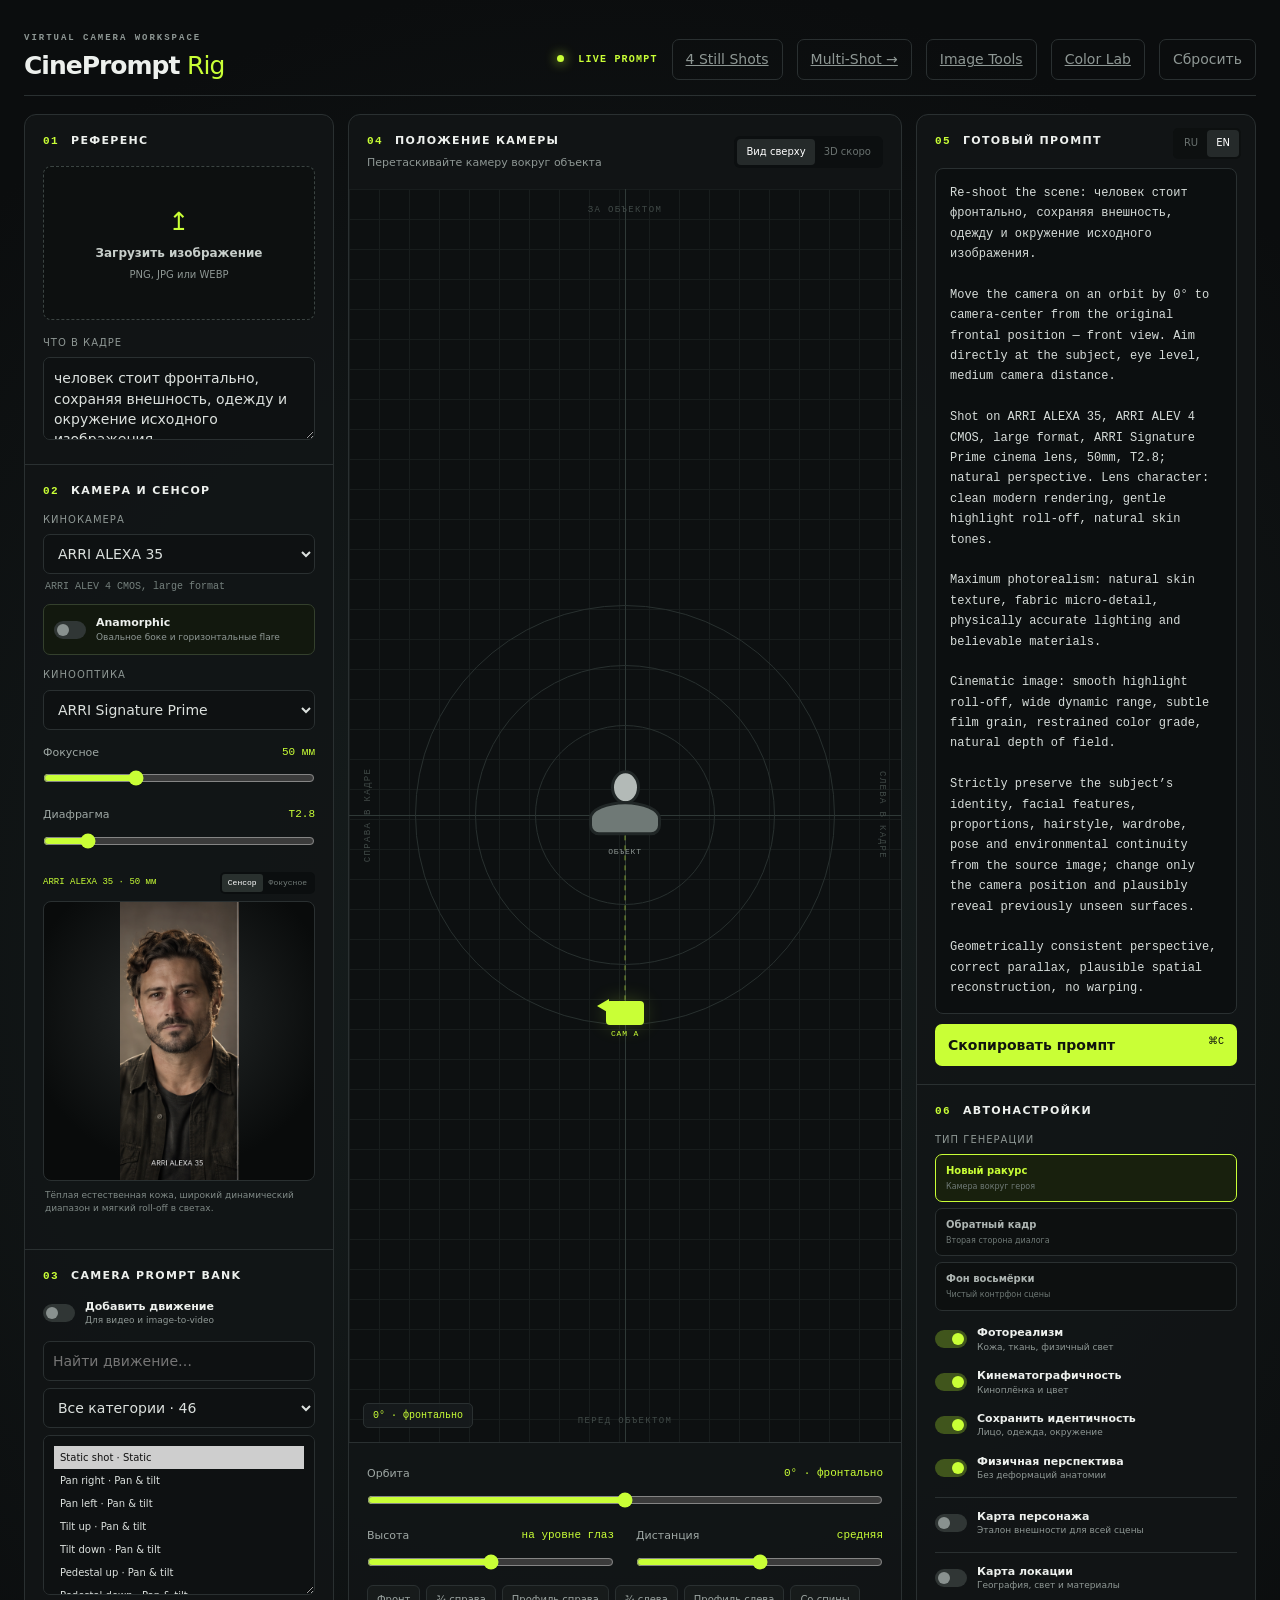
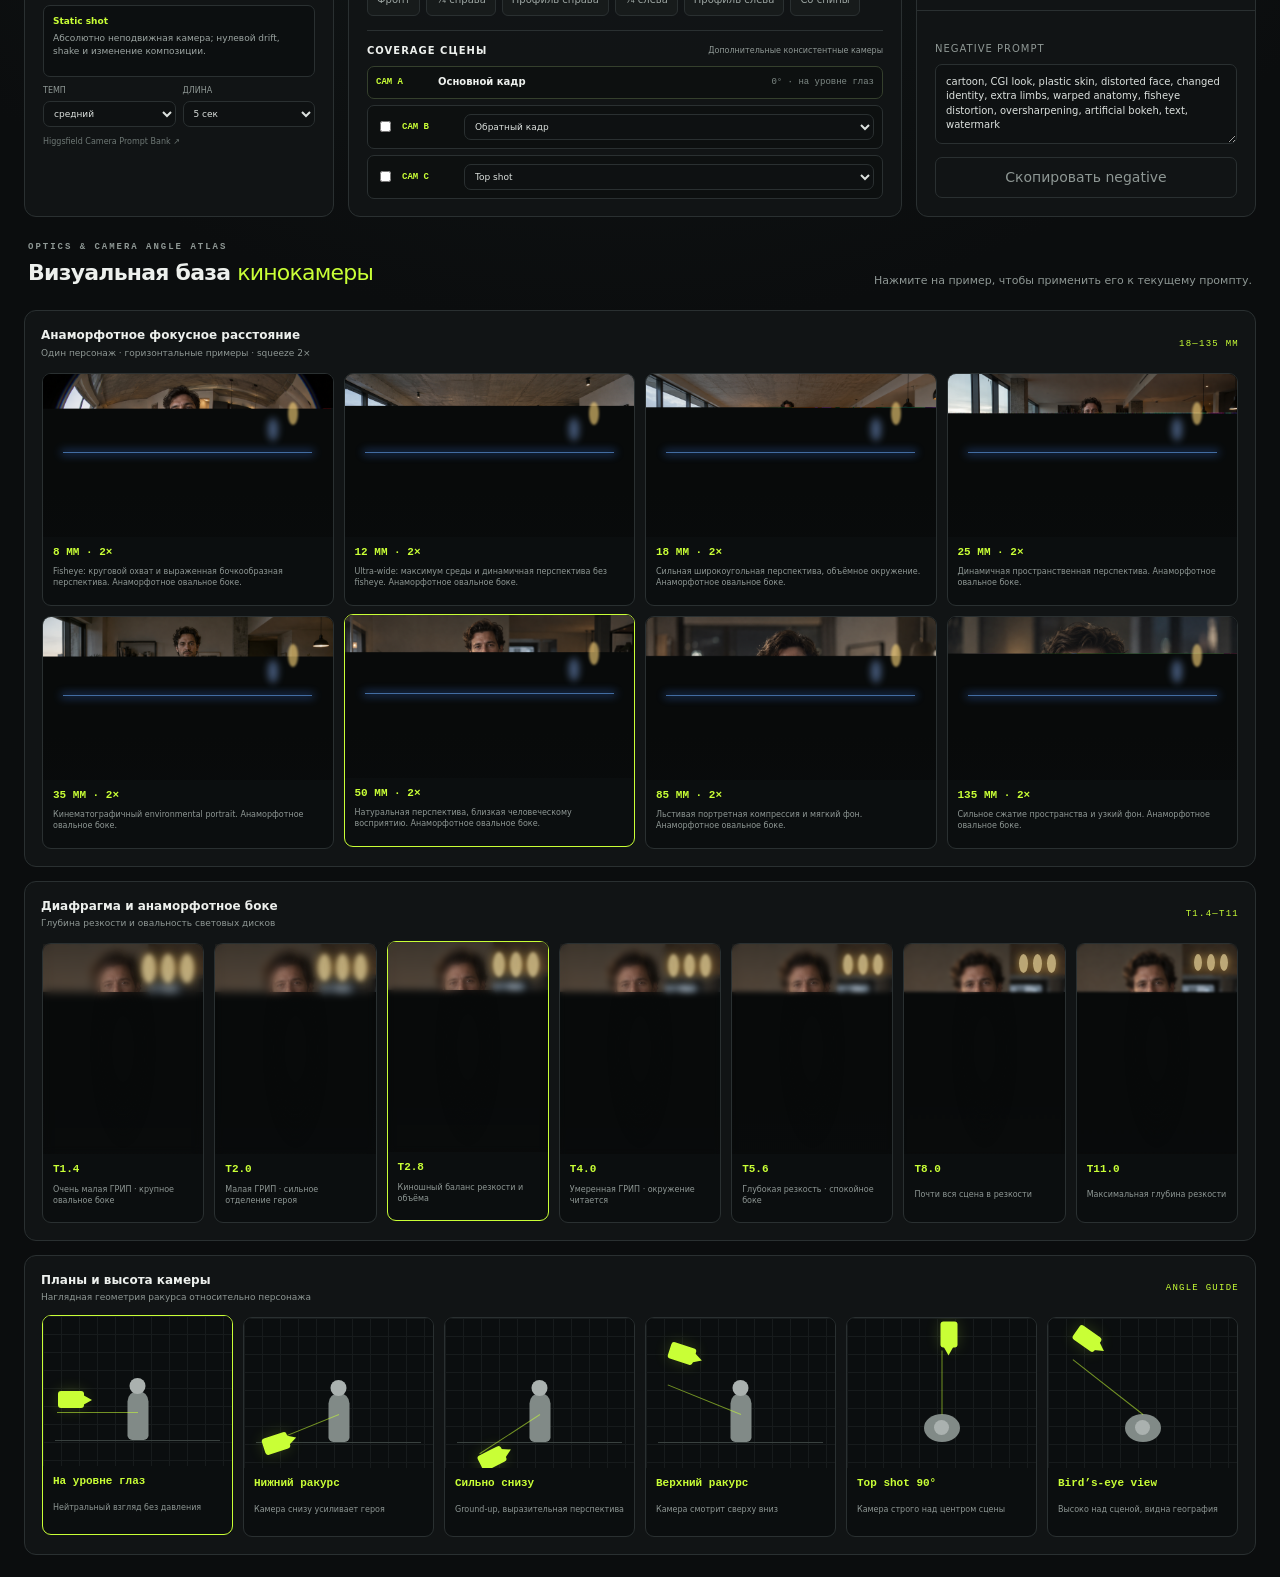
<file: index.html>
<!doctype html>
<html lang="ru">
<head>
  <meta charset="UTF-8" />
  <meta name="viewport" content="width=device-width, initial-scale=1.0" />
  <meta name="theme-color" content="#0b0d0e" />
  <meta name="apple-mobile-web-app-capable" content="yes" />
  <link rel="manifest" href="manifest.webmanifest" />
  <link rel="icon" href="assets/icons/icon.svg" type="image/svg+xml" />
  <title>CinePrompt Rig</title>
  <link rel="stylesheet" href="styles.css" />
  <link rel="stylesheet" href="modes.css" />
  <link rel="stylesheet" href="previews.css" />
  <link rel="stylesheet" href="movement.css" />
  <link rel="stylesheet" href="preview-fix.css" />
  <link rel="stylesheet" href="coverage.css" />
  <link rel="stylesheet" href="atlas.css?v=6" />
</head>
<body>
  <main class="app-shell">
    <header class="topbar">
      <div>
        <div class="eyebrow">VIRTUAL CAMERA WORKSPACE</div>
        <h1>CinePrompt <span>Rig</span></h1>
      </div>
      <div class="header-actions">
        <div class="status"><i></i> LIVE PROMPT</div>
        <a class="ghost nav-link" href="coverage.html">4 Still Shots</a>
        <a class="ghost nav-link" href="multishot.html">Multi‑Shot →</a>
        <a class="ghost nav-link" href="image-tools.html">Image Tools</a>
        <a class="ghost nav-link" href="color-lab.html">Color Lab</a>
        <button class="ghost" id="resetBtn">Сбросить</button>
      </div>
    </header>

    <section class="workspace">
      <aside class="panel left-panel">
        <section class="block">
          <div class="section-title"><span>01</span> Референс</div>
          <label class="dropzone" id="dropzone">
            <input id="imageInput" type="file" accept="image/*" />
            <img id="referenceImage" alt="Загруженный референс" />
            <div class="drop-copy" id="dropCopy">
              <div class="upload-icon">↥</div>
              <b>Загрузить изображение</b>
              <small>PNG, JPG или WEBP</small>
            </div>
            <button class="remove-image" id="removeImage" type="button">×</button>
          </label>
          <label class="field-label" for="subject">Что в кадре</label>
          <textarea id="subject" rows="3" placeholder="Например: мужчина в чёрном пальто стоит на городской улице">человек стоит фронтально, сохраняя внешность, одежду и окружение исходного изображения</textarea>
        </section>

        <section class="block">
          <div class="section-title"><span>02</span> Камера и сенсор</div>
          <label class="field-label">Кинокамера</label>
          <select id="camera">
            <option data-sensor="ARRI ALEV 4 CMOS, large format">ARRI ALEXA 35</option>
            <option data-sensor="ARRI ALEV III, large format">ARRI ALEXA Mini LF</option>
            <option data-sensor="8.6K full-frame CMOS">Sony VENICE 2</option>
            <option data-sensor="RED V-RAPTOR 8K VV full-frame">RED V-RAPTOR XL</option>
            <option data-sensor="12K Super 35 CMOS">Blackmagic URSA Cine 12K</option>
            <option data-sensor="35mm motion-picture film">ARRICAM LT — Kodak Vision3</option>
            <option data-sensor="65mm motion-picture film">Panavision System 65</option>
          </select>
          <div class="sensor-readout" id="sensorReadout"></div>
          <label class="toggle accent-toggle camera-anamorphic"><input id="anamorphic" type="checkbox" /><span></span><div><b>Anamorphic</b><small>Овальное боке и горизонтальные flare</small></div></label>

          <label class="field-label">Кинооптика</label>
          <select id="lensFamily">
            <option data-look="clean modern rendering, gentle highlight roll-off, natural skin tones">ARRI Signature Prime</option>
            <option data-look="subtle anamorphic character, oval bokeh, controlled horizontal flares">Panavision T Series Anamorphic</option>
            <option data-look="vintage warmth, lower contrast, soft halation and organic falloff">Cooke Panchro/i Classic</option>
            <option data-look="warm dimensional rendering and smooth focus falloff">Cooke S8/i</option>
            <option data-look="high micro-contrast, neutral color, crisp cinematic separation">ZEISS Supreme Prime</option>
            <option data-look="vintage anamorphic texture, oval bokeh, expressive streak flares">Hawk V-Lite Anamorphic</option>
          </select>

          <div class="control-row">
            <label>Фокусное <output id="focalOut">50 мм</output></label>
            <input id="focal" type="range" min="8" max="135" value="50" />
          </div>
          <div class="control-row">
            <label>Диафрагма <output id="apertureOut">T2.8</output></label>
            <input id="aperture" type="range" min="14" max="110" value="28" />
          </div>
          <div class="optics-preview">
            <div class="preview-head"><span id="previewTitle">ARRI ALEXA 35 · 50 мм</span><div><button id="showSensor" class="active">Сенсор</button><button id="showFocal">Фокусное</button></div></div>
            <div class="preview-window"><div class="preview-image" id="previewImage"></div></div>
            <p id="previewCaption">Тёплая естественная кожа, широкий динамический диапазон и мягкий roll-off в светах.</p>
          </div>
        </section>
        <section class="block movement-block">
          <div class="section-title"><span>03</span> Camera Prompt Bank</div>
          <label class="toggle"><input id="motionEnabled" type="checkbox" /><span></span><div><b>Добавить движение</b><small>Для видео и image-to-video</small></div></label>
          <input id="movementSearch" class="movement-search" type="search" placeholder="Найти движение…" />
          <select id="movementCategory"><option value="all">Все категории · 46</option><option>Static</option><option>Pan & tilt</option><option>Zoom & focus</option><option>Dolly & tracking</option><option>Aerial & crane</option><option>Specialty</option></select>
          <select id="cameraMovement" size="6" aria-label="Движение камеры"></select>
          <div id="movementDetail" class="movement-detail"></div>
          <div class="movement-meta"><label>Темп<select id="motionSpeed"><option value="slow">медленный</option><option value="medium" selected>средний</option><option value="fast">быстрый</option></select></label><label>Длина<select id="motionDuration"><option>3 сек</option><option selected>5 сек</option><option>7 сек</option><option>10 сек</option></select></label></div>
          <a class="source-link" href="https://higgsfield.ai/academy/apps/prompt-bank?section=camera" target="_blank" rel="noreferrer">Higgsfield Camera Prompt Bank ↗</a>
        </section>
      </aside>

      <section class="stage-column">
        <div class="stage-head">
          <div>
            <div class="section-title"><span>04</span> Положение камеры</div>
            <p>Перетаскивайте камеру вокруг объекта</p>
          </div>
          <div class="view-tabs"><button class="active">Вид сверху</button><button disabled>3D скоро</button></div>
        </div>
        <div class="stage" id="stage">
          <div class="axis axis-x"></div><div class="axis axis-y"></div>
          <div class="orbit orbit-1"></div><div class="orbit orbit-2"></div><div class="orbit orbit-3"></div>
          <div class="direction-label top">ЗА ОБЪЕКТОМ</div>
          <div class="direction-label bottom">ПЕРЕД ОБЪЕКТОМ</div>
          <div class="direction-label left">СПРАВА В КАДРЕ</div>
          <div class="direction-label right">СЛЕВА В КАДРЕ</div>
          <div class="subject-marker"><div class="head"></div><div class="shoulders"></div><small>ОБЪЕКТ</small></div>
          <svg class="ray" id="ray"><line id="rayLine" x1="50%" y1="50%" x2="50%" y2="85%" /></svg>
          <button class="camera-marker" id="cameraMarker" aria-label="Переместить камеру">
            <span class="cam-body"></span><span class="cam-lens"></span><small>CAM A</small>
          </button>
          <div class="angle-badge" id="angleBadge">0° · фронтально</div>
        </div>
        <div class="stage-controls">
          <div class="control-row wide">
            <label>Орбита <output id="orbitOut">0° · фронтально</output></label>
            <input id="orbit" type="range" min="-180" max="180" value="0" />
          </div>
          <div class="control-row">
            <label>Высота <output id="heightOut">уровень глаз</output></label>
            <input id="height" type="range" min="-3" max="3" value="0" />
          </div>
          <div class="control-row">
            <label>Дистанция <output id="distanceOut">средняя</output></label>
            <input id="distance" type="range" min="1" max="3" value="2" />
          </div>
          <div class="quick-angles">
            <button data-angle="0">Фронт</button><button data-angle="-45">¾ справа</button><button data-angle="-90">Профиль справа</button><button data-angle="45">¾ слева</button><button data-angle="90">Профиль слева</button><button data-angle="180">Со спины</button>
          </div>
          <div class="multi-camera">
            <div class="coverage-title"><b>Coverage сцены</b><small>Дополнительные консистентные камеры</small></div>
            <div class="camera-strip primary"><span>CAM A</span><b>Основной кадр</b><small id="cameraASummary">0° · уровень глаз</small></div>
            <label class="camera-strip"><input id="cameraBEnabled" type="checkbox" /><span>CAM B</span><select id="cameraBShot"><option value="reverse">Обратный кадр</option><option value="top">Top shot</option><option value="bird">С птичьего полёта</option><option value="profile">Боковой профиль</option><option value="wide">Общий план</option><option value="detail">Деталь / insert</option></select></label>
            <label class="camera-strip"><input id="cameraCEnabled" type="checkbox" /><span>CAM C</span><select id="cameraCShot"><option value="top">Top shot</option><option value="bird">С птичьего полёта</option><option value="reverse">Обратный кадр</option><option value="profile">Боковой профиль</option><option value="wide">Общий план</option><option value="detail">Деталь / insert</option></select></label>
          </div>
        </div>
      </section>

      <aside class="panel right-panel">
        <section class="block output-block">
          <div class="section-title"><span>05</span> Готовый промпт</div>
          <div class="language-toggle"><button data-lang="ru">RU</button><button data-lang="en" class="active">EN</button></div>
          <div class="prompt-output" id="promptOutput"></div>
          <button class="copy-button" id="copyBtn"><span>Скопировать промпт</span><b>⌘C</b></button>
        </section>
        <section class="block settings">
          <div class="section-title"><span>06</span> Автонастройки</div>
          <label class="field-label">Тип генерации</label>
          <div class="mode-picker" id="modePicker">
            <button class="active" data-mode="angle"><b>Новый ракурс</b><small>Камера вокруг героя</small></button>
            <button data-mode="reverse"><b>Обратный кадр</b><small>Вторая сторона диалога</small></button>
            <button data-mode="eight"><b>Фон восьмёрки</b><small>Чистый контрфон сцены</small></button>
          </div>
          <label class="toggle"><input id="photoreal" type="checkbox" checked /><span></span><div><b>Фотореализм</b><small>Кожа, ткань, физичный свет</small></div></label>
          <label class="toggle"><input id="cinematic" type="checkbox" checked /><span></span><div><b>Кинематографичность</b><small>Киноплёнка и цвет</small></div></label>
          <label class="toggle"><input id="identity" type="checkbox" checked /><span></span><div><b>Сохранить идентичность</b><small>Лицо, одежда, окружение</small></div></label>
          <label class="toggle"><input id="physics" type="checkbox" checked /><span></span><div><b>Физичная перспектива</b><small>Без деформаций анатомии</small></div></label>
          <label class="toggle card-toggle"><input id="characterCard" type="checkbox" /><span></span><div><b>Карта персонажа</b><small>Эталон внешности для всей сцены</small></div></label>
          <label class="toggle card-toggle"><input id="locationCard" type="checkbox" /><span></span><div><b>Карта локации</b><small>География, свет и материалы</small></div></label>
        </section>
        <section class="block negative">
          <label class="field-label">Negative prompt</label>
          <textarea id="negativePrompt" rows="4">cartoon, CGI look, plastic skin, distorted face, changed identity, extra limbs, warped anatomy, fisheye distortion, oversharpening, artificial bokeh, text, watermark</textarea>
          <button class="ghost full" id="copyNegative">Скопировать negative</button>
        </section>
      </aside>
    </section>

    <section class="visual-library">
      <div class="library-head">
        <div><div class="eyebrow">OPTICS & CAMERA ANGLE ATLAS</div><h2>Визуальная база <span>кинокамеры</span></h2></div>
        <p>Нажмите на пример, чтобы применить его к текущему промпту.</p>
      </div>
      <section class="library-panel">
        <div class="library-title"><div><b>Анаморфотное фокусное расстояние</b><small>Один персонаж · горизонтальные примеры · squeeze 2×</small></div><span>18—135 MM</span></div>
        <div class="focal-atlas" id="focalAtlas" aria-label="Примеры анаморфотных фокусных расстояний"></div>
      </section>
      <section class="library-panel">
        <div class="library-title"><div><b>Диафрагма и анаморфотное боке</b><small>Глубина резкости и овальность световых дисков</small></div><span>T1.4—T11</span></div>
        <div class="aperture-atlas" id="apertureAtlas" aria-label="Примеры диафрагмы"></div>
      </section>
      <section class="library-panel">
        <div class="library-title"><div><b>Планы и высота камеры</b><small>Наглядная геометрия ракурса относительно персонажа</small></div><span>ANGLE GUIDE</span></div>
        <div class="angle-atlas" id="angleAtlas" aria-label="Визуализация ракурсов камеры"></div>
      </section>
    </section>
  </main>
  <div class="toast" id="toast">Скопировано</div>
  <script src="movement-bank.js"></script><script src="app.js?v=5"></script><script src="pwa.js"></script>
</body>
</html>
</file>
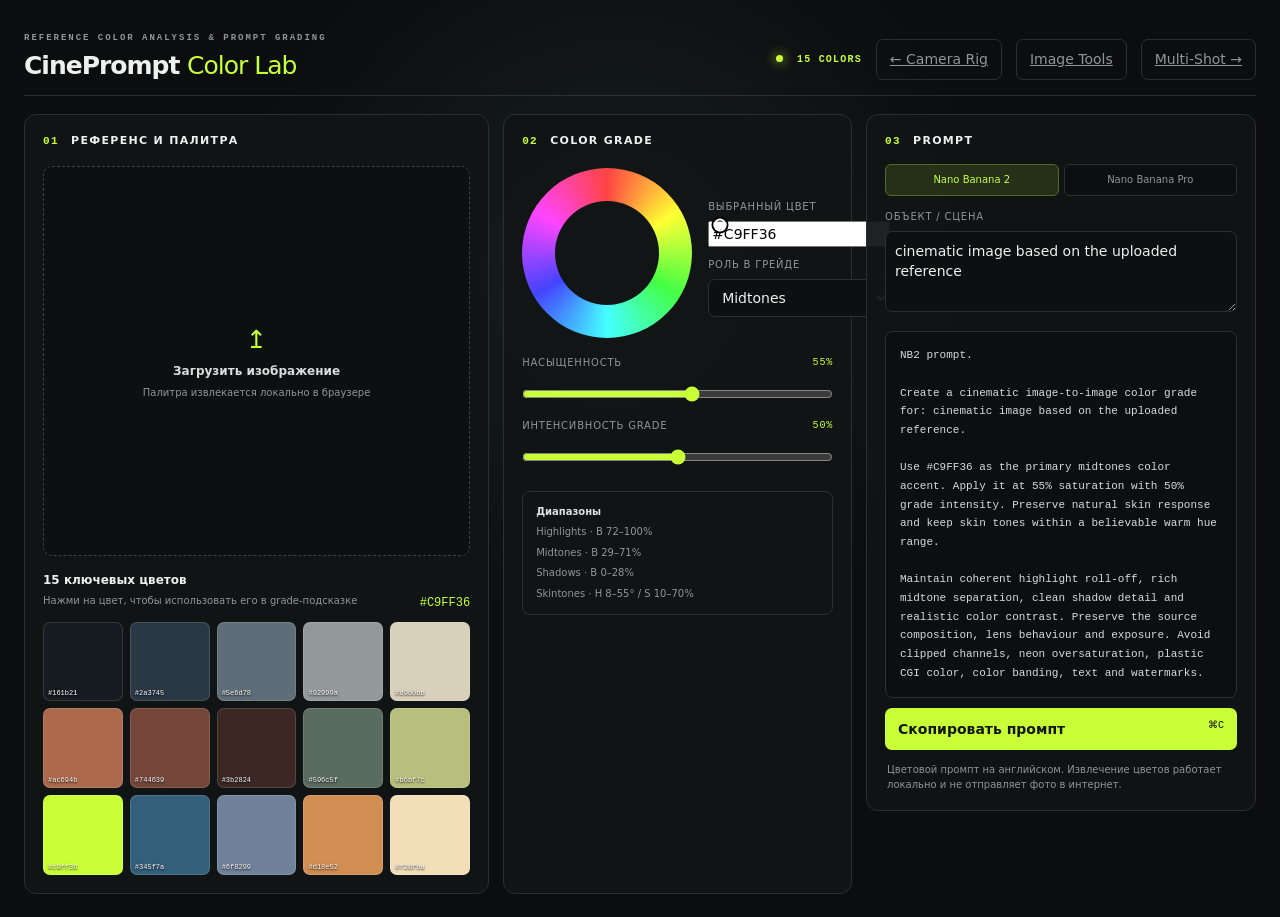
<file: color-lab.html>
<!doctype html><html lang="ru"><head><meta charset="UTF-8"><meta name="viewport" content="width=device-width,initial-scale=1"><meta name="theme-color" content="#0b0d0e"><link rel="manifest" href="manifest.webmanifest"><link rel="icon" href="assets/icons/icon.svg"><title>CinePrompt — Color Lab</title><link rel="stylesheet" href="styles.css"><link rel="stylesheet" href="color-lab.css"></head><body><main class="color-shell"><header class="topbar"><div><div class="eyebrow">REFERENCE COLOR ANALYSIS & PROMPT GRADING</div><h1>CinePrompt <span>Color Lab</span></h1></div><div class="header-actions"><div class="status"><i></i> 15 COLORS</div><a class="ghost" href="index.html">← Camera Rig</a><a class="ghost" href="image-tools.html">Image Tools</a><a class="ghost" href="multishot.html">Multi‑Shot →</a></div></header><section class="color-grid"><section class="color-main"><div class="section-title"><span>01</span> Референс и палитра</div><label class="color-drop"><input id="colorImage" type="file" accept="image/*"><img id="colorPreview" alt="Референс"><div id="colorDrop"><div class="upload-icon">↥</div><b>Загрузить изображение</b><small>Палитра извлекается локально в браузере</small></div></label><div class="palette-head"><div><b>15 ключевых цветов</b><small>Нажми на цвет, чтобы использовать его в grade-подсказке</small></div><span id="selectedHex">#C9FF36</span></div><div class="palette" id="palette"></div></section><section class="grade-panel"><div class="section-title"><span>02</span> Color grade</div><div class="wheel-wrap"><div class="wheel" id="wheel"><i id="wheelPin"></i></div><div><label>Выбранный цвет</label><input id="hexInput" value="#C9FF36"><label>Роль в грейде</label><select id="toneRole"><option value="highlights">Highlights</option><option value="midtones" selected>Midtones</option><option value="shadows">Shadows</option><option value="skintones">Skintones</option></select></div></div><label class="slider-label">Насыщенность <output id="satOut">55%</output></label><input id="saturation" type="range" min="0" max="100" value="55"><label class="slider-label">Интенсивность grade <output id="gradeOut">50%</output></label><input id="grade" type="range" min="0" max="100" value="50"><div class="range-guide"><b>Диапазоны</b><span>Highlights · B 72–100%</span><span>Midtones · B 29–71%</span><span>Shadows · B 0–28%</span><span>Skintones · H 8–55° / S 10–70%</span></div></section><aside class="color-output"><div class="section-title"><span>03</span> Prompt</div><div class="model-tabs"><button class="active" data-model="NB2">Nano Banana 2</button><button data-model="NBPro">Nano Banana Pro</button></div><label>Объект / сцена</label><textarea id="scene" rows="3">cinematic image based on the uploaded reference</textarea><div class="prompt-output" id="colorPrompt"></div><button class="copy-button" id="copyColor"><span>Скопировать промпт</span><b>⌘C</b></button><p class="output-note">Цветовой промпт на английском. Извлечение цветов работает локально и не отправляет фото в интернет.</p></aside></section></main><div class="toast" id="toast">Скопировано</div><script src="color-lab.js"></script><script src="pwa.js"></script></body></html>
</file>
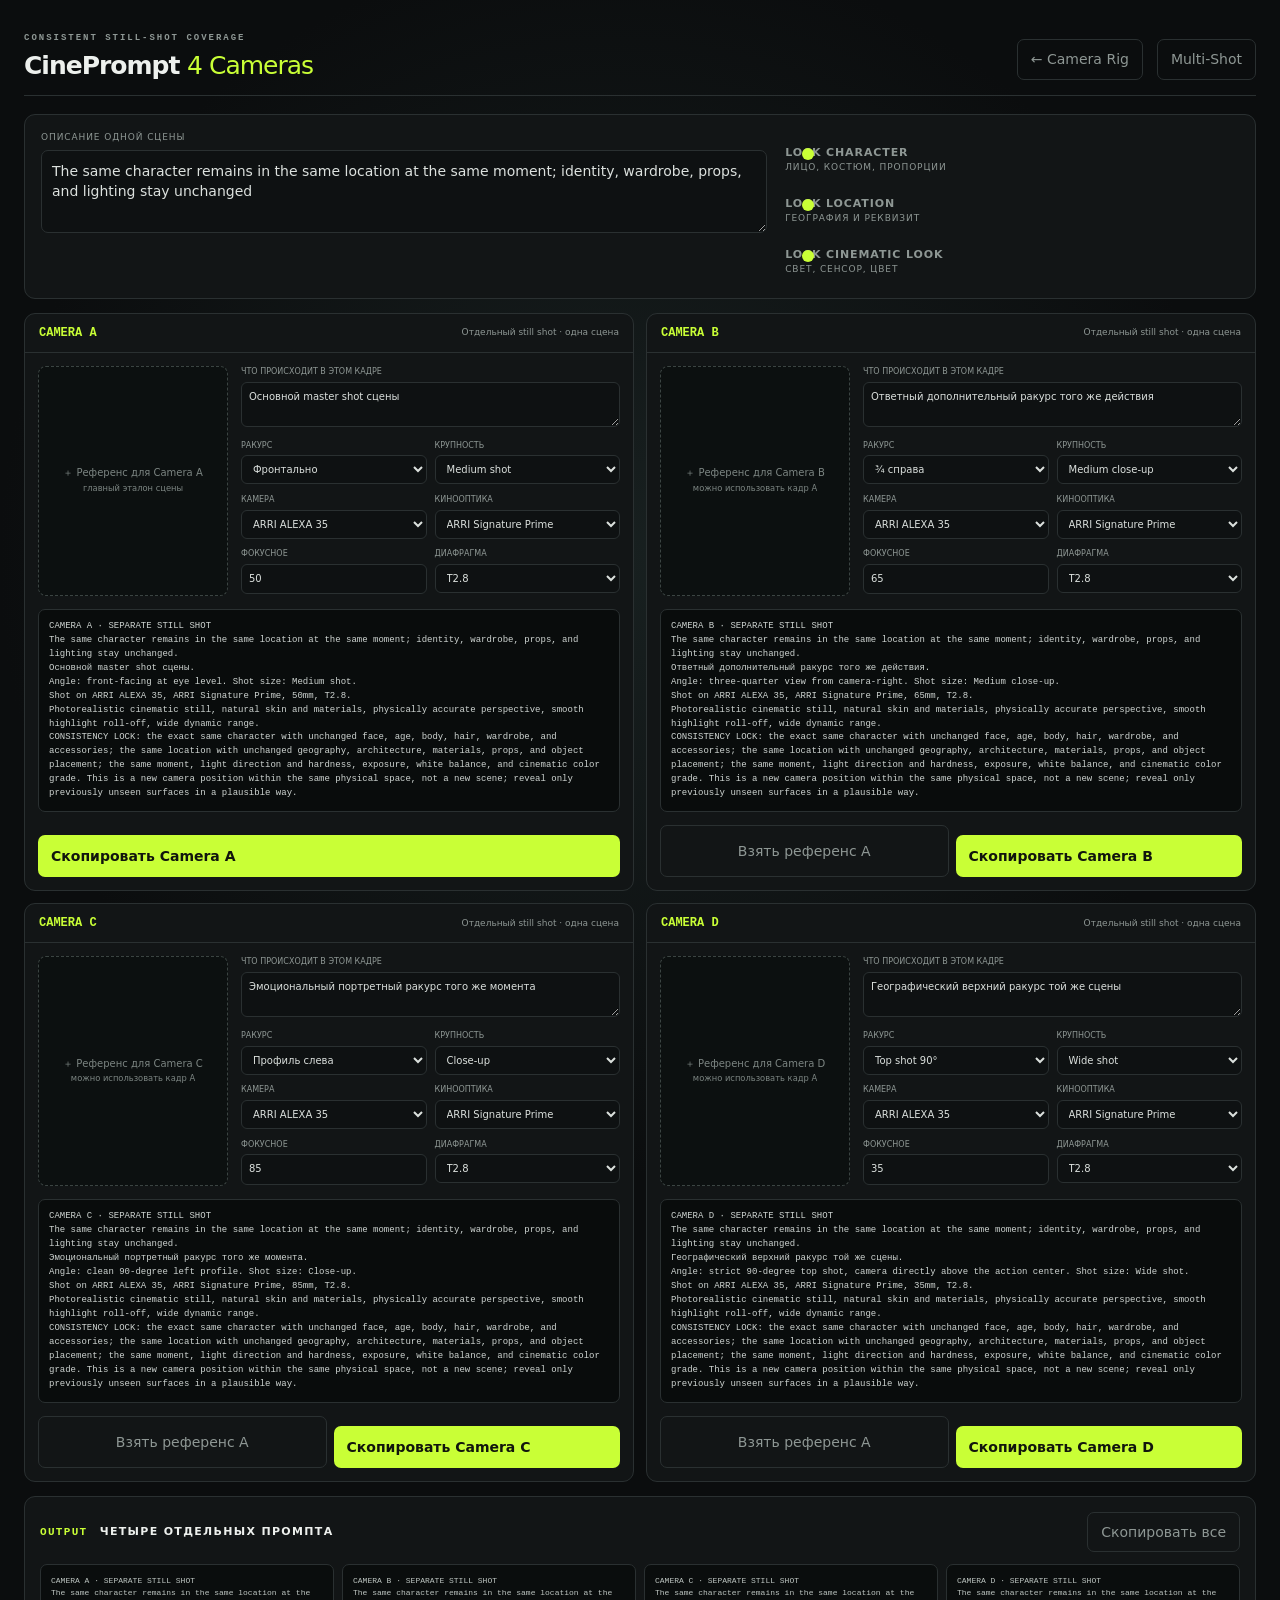
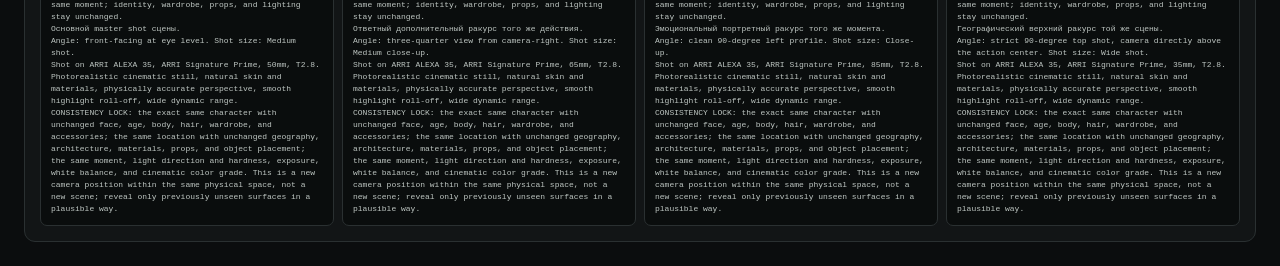
<file: coverage.html>
<!doctype html><html lang="ru"><head><meta charset="UTF-8"/><meta name="viewport" content="width=device-width,initial-scale=1.0"/><meta name="theme-color" content="#0b0d0e"/><meta name="apple-mobile-web-app-capable" content="yes"/><link rel="manifest" href="manifest.webmanifest"/><link rel="icon" href="assets/icons/icon.svg" type="image/svg+xml"/><title>CinePrompt Still Coverage</title><link rel="stylesheet" href="styles.css"/><link rel="stylesheet" href="coverage-page.css"/></head><body><main class="coverage-shell">
<header class="topbar"><div><div class="eyebrow">CONSISTENT STILL-SHOT COVERAGE</div><h1>CinePrompt <span>4 Cameras</span></h1></div><div class="header-actions"><a class="ghost nav-link" href="index.html">← Camera Rig</a><a class="ghost nav-link" href="multishot.html">Multi‑Shot</a></div></header>
<section class="master-panel"><div><label>Описание одной сцены</label><textarea id="masterScene" rows="3">The same character remains in the same location at the same moment; identity, wardrobe, props, and lighting stay unchanged</textarea></div><div class="master-options"><label class="toggle"><input id="lockCharacter" type="checkbox" checked/><span></span><div><b>Lock character</b><small>Лицо, костюм, пропорции</small></div></label><label class="toggle"><input id="lockLocation" type="checkbox" checked/><span></span><div><b>Lock location</b><small>География и реквизит</small></div></label><label class="toggle"><input id="lockLook" type="checkbox" checked/><span></span><div><b>Lock cinematic look</b><small>Свет, сенсор, цвет</small></div></label></div></section>
<section class="camera-grid" id="cameraGrid"></section>
<section class="coverage-output"><div class="output-head"><div class="section-title"><span>OUTPUT</span> Четыре отдельных промпта</div><div><button class="ghost" id="copyAll">Скопировать все</button></div></div><div class="all-prompts" id="allPrompts"></div></section>
</main><div class="toast" id="toast">Скопировано</div><script src="coverage-page.js?v=4"></script><script src="pwa.js"></script></body></html>
</file>
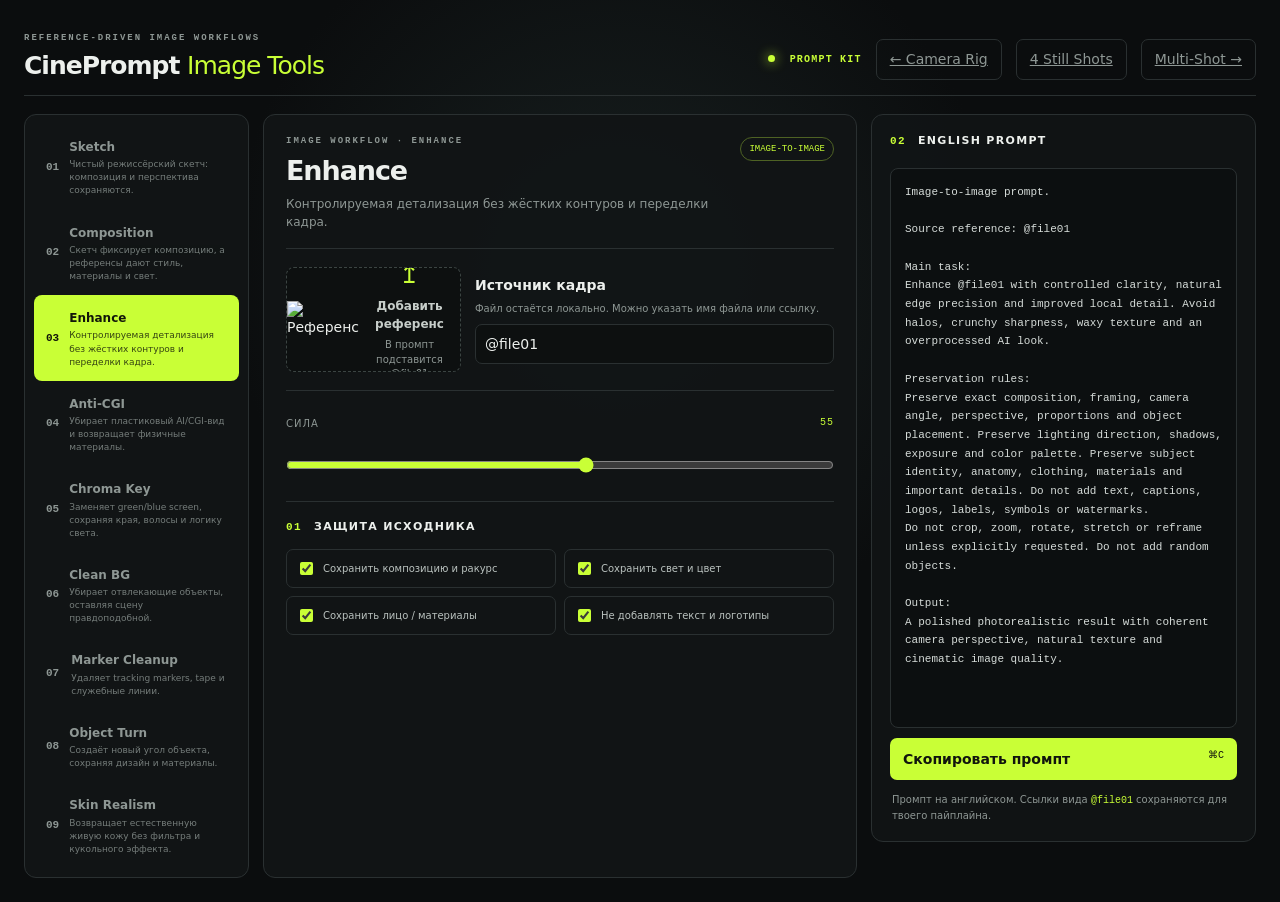
<file: image-tools.html>
<!doctype html><html lang="ru"><head><meta charset="UTF-8"><meta name="viewport" content="width=device-width,initial-scale=1"><meta name="theme-color" content="#0b0d0e"><link rel="manifest" href="manifest.webmanifest"><link rel="icon" href="assets/icons/icon.svg"><title>CinePrompt — Image Tools</title><link rel="stylesheet" href="styles.css"><link rel="stylesheet" href="image-tools.css"></head><body><main class="tools-shell"><header class="topbar"><div><div class="eyebrow">REFERENCE-DRIVEN IMAGE WORKFLOWS</div><h1>CinePrompt <span>Image Tools</span></h1></div><div class="header-actions"><div class="status"><i></i> PROMPT KIT</div><a class="ghost" href="index.html">← Camera Rig</a><a class="ghost" href="coverage.html">4 Still Shots</a><a class="ghost" href="multishot.html">Multi‑Shot →</a></div></header><section class="tools-grid"><aside class="tool-nav" id="toolNav"></aside><section class="tool-editor"><div class="tool-heading"><div><div class="eyebrow" id="modeTag">IMAGE WORKFLOW</div><h2 id="modeName">Enhance</h2><p id="modeDescription"></p></div><span class="model-pill">IMAGE‑TO‑IMAGE</span></div><div class="source-card"><label class="dropzone compact"><input id="toolImage" type="file" accept="image/*"><img id="toolPreview" alt="Референс"><div class="drop-copy" id="toolDrop"><div class="upload-icon">↥</div><b>Добавить референс</b><small>В промпт подставится @file01</small></div></label><div><b>Источник кадра</b><small>Файл остаётся локально. Можно указать имя файла или ссылку.</small><input id="sourceRef" value="@file01" placeholder="@file01 / ссылка / название файла"></div></div><div class="fields" id="fields"></div><section class="guardrails"><div class="section-title"><span>01</span> Защита исходника</div><div class="guardrail-grid"><label><input type="checkbox" id="keepComposition" checked>Сохранить композицию и ракурс</label><label><input type="checkbox" id="keepLight" checked>Сохранить свет и цвет</label><label><input type="checkbox" id="keepIdentity" checked>Сохранить лицо / материалы</label><label><input type="checkbox" id="noText" checked>Не добавлять текст и логотипы</label></div></section></section><aside class="tool-output"><div class="section-title"><span>02</span> English prompt</div><div class="prompt-output" id="toolPrompt"></div><button class="copy-button" id="copyTool"><span>Скопировать промпт</span><b>⌘C</b></button><p class="output-note">Промпт на английском. Ссылки вида <code>@file01</code> сохраняются для твоего пайплайна.</p></aside></section></main><div class="toast" id="toast">Скопировано</div><script src="image-tools.js"></script><script src="pwa.js"></script></body></html>
</file>
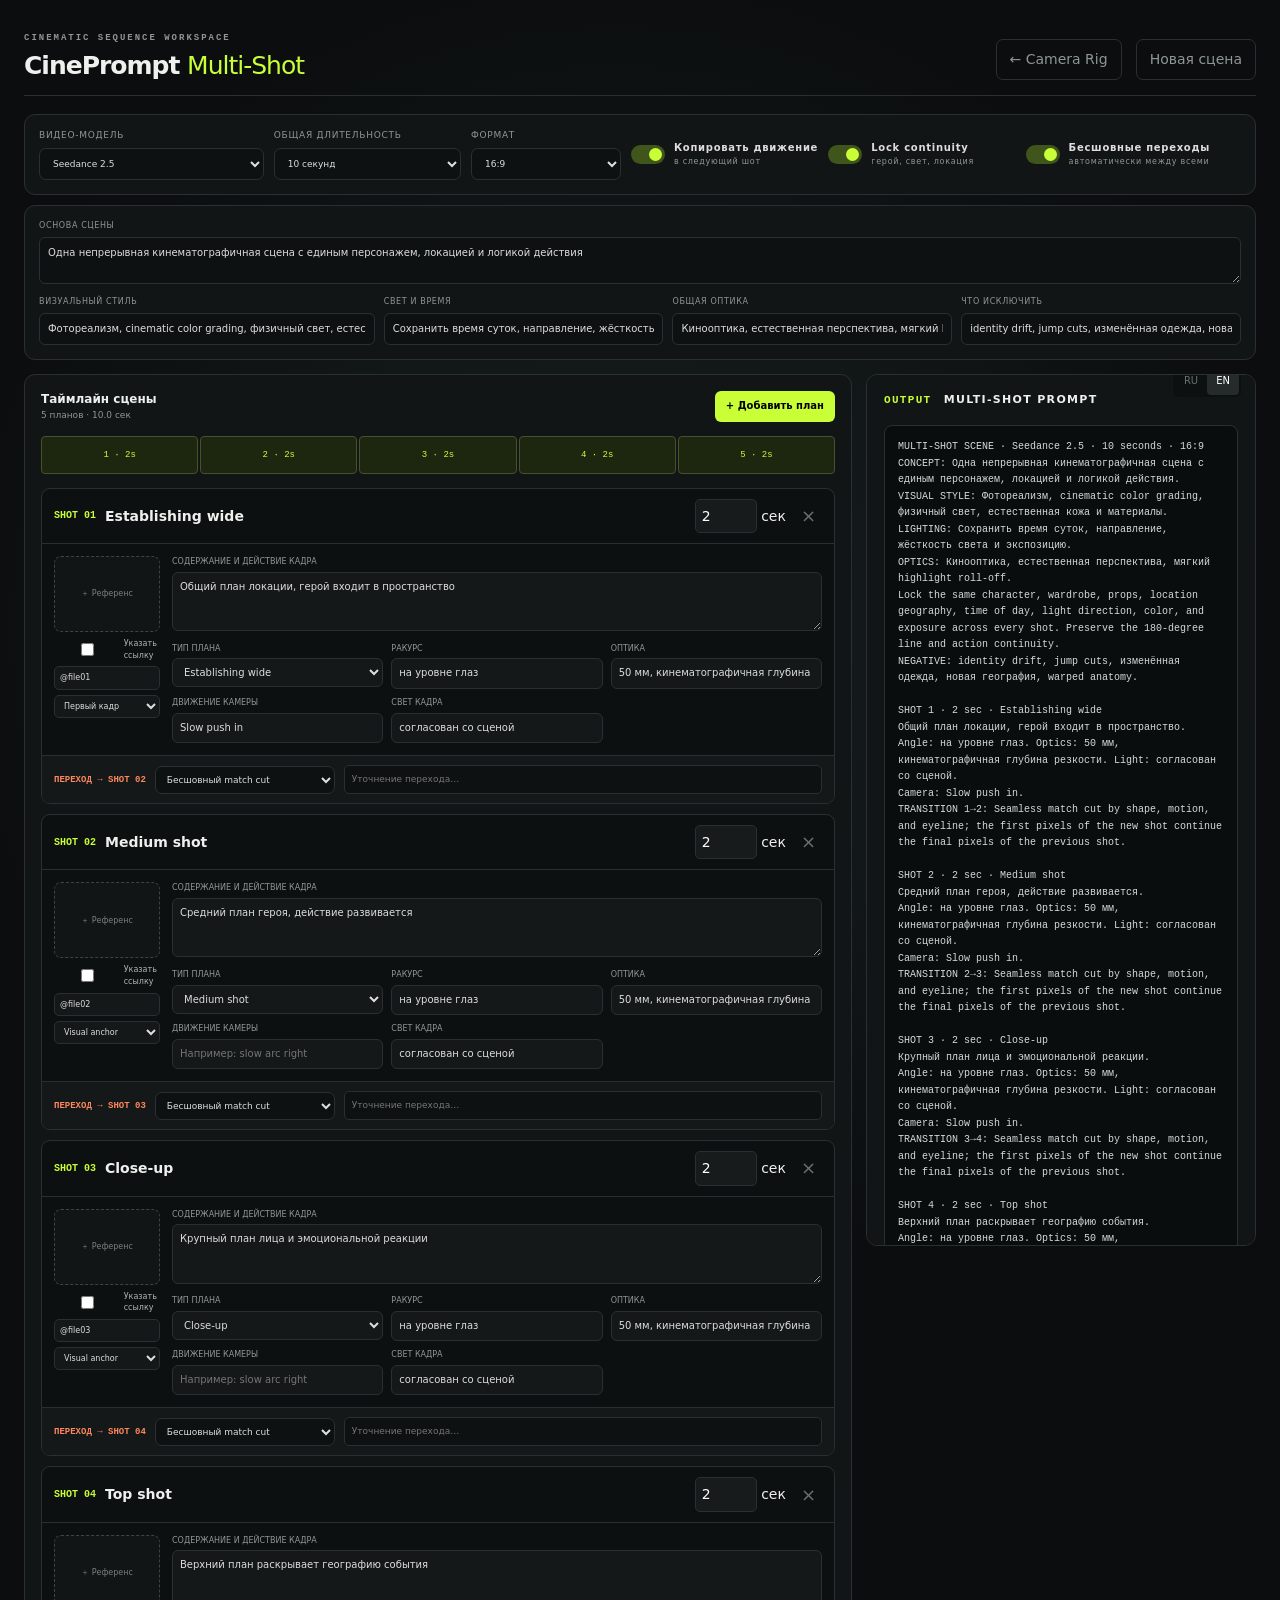
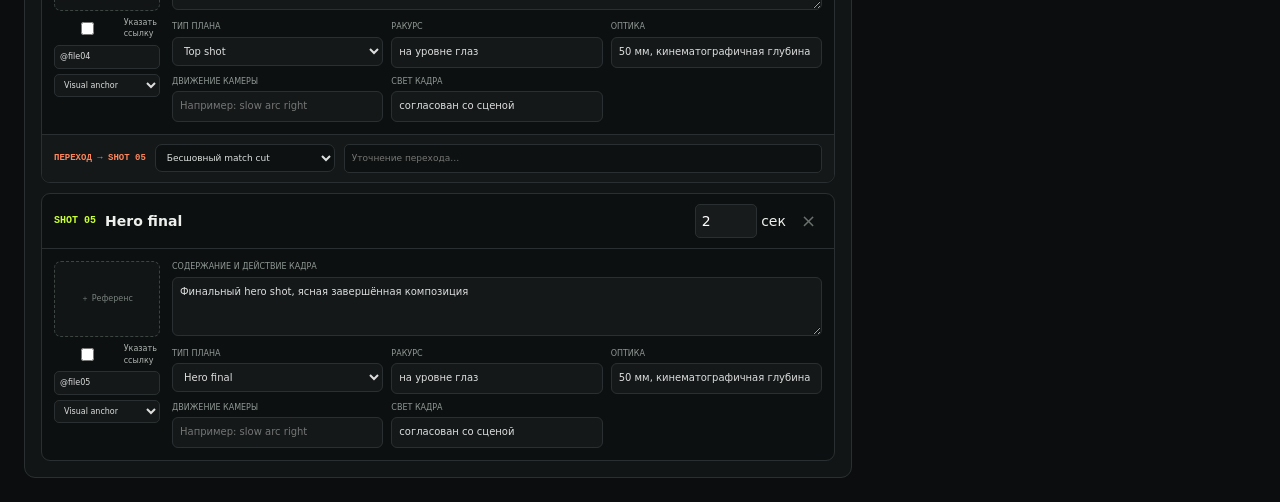
<file: multishot.html>
<!doctype html><html lang="ru"><head><meta charset="UTF-8"/><meta name="viewport" content="width=device-width,initial-scale=1.0"/><meta name="theme-color" content="#0b0d0e"/><meta name="apple-mobile-web-app-capable" content="yes"/><link rel="manifest" href="manifest.webmanifest"/><link rel="icon" href="assets/icons/icon.svg" type="image/svg+xml"/><title>CinePrompt Multi‑Shot</title><link rel="stylesheet" href="styles.css"/><link rel="stylesheet" href="multishot.css"/></head><body>
<main class="multi-shell">
  <header class="topbar"><div><div class="eyebrow">CINEMATIC SEQUENCE WORKSPACE</div><h1>CinePrompt <span>Multi‑Shot</span></h1></div><div class="header-actions"><a class="ghost nav-link" href="index.html">← Camera Rig</a><button class="ghost" id="resetSequence">Новая сцена</button></div></header>
  <section class="sequence-settings">
    <label>Видео-модель<select id="videoModel"><option>Seedance 2.0</option><option selected>Seedance 2.5</option><option>KLING 3.0</option><option>GOOGLE OMNI</option></select></label>
    <label>Общая длительность<select id="totalDuration"><option value="5">5 секунд</option><option value="10" selected>10 секунд</option><option value="15">15 секунд</option><option value="30">30 секунд · Seedance 2.5</option></select></label>
    <label>Формат<select id="aspectRatio"><option>16:9</option><option>9:16</option><option>1:1</option><option>2.39:1</option></select></label>
    <label class="mini-toggle"><input id="inheritMovement" type="checkbox" checked/><span></span><div><b>Копировать движение</b><small>в следующий шот</small></div></label>
    <label class="mini-toggle"><input id="lockContinuity" type="checkbox" checked/><span></span><div><b>Lock continuity</b><small>герой, свет, локация</small></div></label>
    <label class="mini-toggle"><input id="seamlessDefault" type="checkbox" checked/><span></span><div><b>Бесшовные переходы</b><small>автоматически между всеми</small></div></label>
  </section>
  <section class="scene-brief">
    <label class="brief-wide">Основа сцены<textarea id="sceneBrief" rows="2">Одна непрерывная кинематографичная сцена с единым персонажем, локацией и логикой действия</textarea></label>
    <label>Визуальный стиль<input id="visualStyle" value="Фотореализм, cinematic color grading, физичный свет, естественная кожа и материалы"></label>
    <label>Свет и время<input id="lighting" value="Сохранить время суток, направление, жёсткость света и экспозицию"></label>
    <label>Общая оптика<input id="globalOptics" value="Кинооптика, естественная перспектива, мягкий highlight roll-off"></label>
    <label>Что исключить<input id="globalNegative" value="identity drift, jump cuts, изменённая одежда, новая география, warped anatomy"></label>
  </section>
  <section class="sequence-layout">
    <div class="editor-column">
      <div class="sequence-bar"><div><b>Таймлайн сцены</b><small id="durationStatus">5 планов · 10.0 сек</small></div><button id="addShot">+ Добавить план</button></div>
      <div class="timeline" id="timeline"></div>
      <div class="shots" id="shots"></div>
    </div>
    <aside class="prompt-sidebar">
      <div class="section-title"><span>OUTPUT</span> Multi-shot prompt</div>
      <div class="language-toggle"><button data-lang="ru">RU</button><button data-lang="en" class="active">EN</button></div>
      <pre id="sequencePrompt"></pre>
      <button class="copy-button" id="copySequence"><span>Скопировать весь промпт</span><b>⌘C</b></button>
      <button class="ghost full" id="variantBtn">↻ Вариант переходов</button>
    </aside>
  </section>
</main><div class="toast" id="toast">Скопировано</div><script src="multishot.js?v=4"></script><script src="pwa.js"></script></body></html>
</file>
<file: styles.css>
:root{--bg:#0b0d0e;--panel:#121516;--panel2:#171b1c;--line:#2a3031;--text:#edf0ed;--muted:#8e9794;--acid:#c9ff36;--orange:#ff875c}*{box-sizing:border-box}body{margin:0;background:radial-gradient(circle at 48% 30%,#182020 0,#0b0d0e 42%);color:var(--text);font:14px/1.45 Inter,ui-sans-serif,system-ui,-apple-system,sans-serif;min-height:100vh}.app-shell{max-width:1680px;margin:auto;padding:24px}.topbar{height:72px;display:flex;align-items:center;justify-content:space-between;border-bottom:1px solid var(--line);margin-bottom:18px}.eyebrow{font:600 9px/1 monospace;letter-spacing:.22em;color:var(--muted);margin-bottom:5px}h1{font-size:25px;margin:0;letter-spacing:-.04em}h1 span{font-weight:300;color:var(--acid)}button,select,textarea,input{font:inherit}.header-actions{display:flex;align-items:center;gap:14px}.status{font:600 10px monospace;letter-spacing:.12em;color:var(--acid)}.status i{display:inline-block;width:7px;height:7px;border-radius:50%;background:var(--acid);box-shadow:0 0 12px var(--acid);margin-right:7px}.ghost{background:transparent;border:1px solid var(--line);color:var(--muted);padding:9px 13px;border-radius:7px;cursor:pointer}.ghost:hover{border-color:#63706d;color:#fff}.workspace{display:grid;grid-template-columns:310px minmax(500px,1fr) 340px;gap:14px}.panel,.stage-column{background:rgba(18,21,22,.92);border:1px solid var(--line);border-radius:12px;overflow:hidden}.block{padding:18px;border-bottom:1px solid var(--line)}.block:last-child{border-bottom:0}.section-title{font-size:11px;text-transform:uppercase;letter-spacing:.12em;font-weight:750}.section-title span{color:var(--acid);margin-right:7px;font-family:monospace}.dropzone{height:154px;margin:16px 0;display:flex;position:relative;align-items:center;justify-content:center;border:1px dashed #3b4442;border-radius:8px;overflow:hidden;background:#0d1010;cursor:pointer}.dropzone:hover{border-color:var(--acid)}.dropzone input{display:none}.drop-copy{text-align:center;display:grid;gap:5px;color:var(--muted)}.drop-copy b{color:#c7ceca;font-size:12px}.drop-copy small{font-size:10px}.upload-icon{font-size:25px;color:var(--acid)}#referenceImage{display:none;width:100%;height:100%;object-fit:cover}.remove-image{display:none;position:absolute;right:8px;top:8px;width:26px;height:26px;border:0;border-radius:50%;background:#000b;color:white;cursor:pointer;font-size:18px}.field-label{display:block;color:var(--muted);font-size:10px;text-transform:uppercase;letter-spacing:.1em;margin:13px 0 7px}textarea,select{width:100%;border:1px solid var(--line);background:#0e1112;color:#dce1de;border-radius:7px;padding:10px;outline:none;resize:vertical}textarea:focus,select:focus{border-color:#65736f}.sensor-readout{font:10px monospace;color:#75807d;margin:7px 2px}.control-row{margin-top:15px}.control-row label{display:flex;justify-content:space-between;color:#9ea7a4;font-size:11px}.control-row output{color:var(--acid);font-family:monospace}input[type=range]{width:100%;accent-color:var(--acid);margin:10px 0 0}.stage-column{display:flex;flex-direction:column}.stage-head{display:flex;align-items:center;justify-content:space-between;padding:18px}.stage-head p{margin:5px 0 0;color:var(--muted);font-size:11px}.view-tabs{padding:3px;background:#0c0f10;border-radius:6px}.view-tabs button,.language-toggle button{border:0;background:transparent;color:#69716f;padding:6px 9px;font-size:10px;border-radius:4px}.view-tabs .active,.language-toggle .active{background:#252a2a;color:#fff}.stage{position:relative;flex:1;min-height:480px;overflow:hidden;background-color:#0d1011;background-image:linear-gradient(#181d1d 1px,transparent 1px),linear-gradient(90deg,#181d1d 1px,transparent 1px);background-size:30px 30px}.axis{position:absolute;background:#2f3937}.axis-x{height:1px;width:100%;top:50%}.axis-y{width:1px;height:100%;left:50%}.orbit{position:absolute;border:1px solid #28302f;border-radius:50%;left:50%;top:50%;transform:translate(-50%,-50%)}.orbit-1{width:180px;height:180px}.orbit-2{width:300px;height:300px}.orbit-3{width:420px;height:420px}.direction-label{position:absolute;color:#414a48;font:9px monospace;letter-spacing:.15em}.direction-label.top{top:16px;left:50%;transform:translateX(-50%)}.direction-label.bottom{bottom:16px;left:50%;transform:translateX(-50%)}.direction-label.left{top:50%;left:14px;transform:rotate(-90deg) translateX(-50%);transform-origin:left top}.direction-label.right{top:50%;right:14px;transform:rotate(90deg) translateX(50%);transform-origin:right top}.subject-marker{position:absolute;z-index:3;left:50%;top:50%;transform:translate(-50%,-50%);text-align:center}.subject-marker .head{width:29px;height:34px;margin:auto;border-radius:50%;background:#b3bab7;border:3px solid #202626}.subject-marker .shoulders{width:72px;height:34px;margin:-3px auto 4px;border-radius:50% 50% 10px 10px;background:#6f7976;border:3px solid #202626}.subject-marker small,.camera-marker small{font:8px monospace;letter-spacing:.1em;color:#8e9794}.ray{position:absolute;inset:0;width:100%;height:100%;pointer-events:none}.ray line{stroke:var(--acid);stroke-width:1;stroke-dasharray:5 5;opacity:.55}.camera-marker{position:absolute;z-index:5;left:50%;top:82%;transform:translate(-50%,-50%);width:66px;height:54px;background:none;border:0;cursor:grab;color:white}.camera-marker:active{cursor:grabbing}.cam-body{display:block;width:38px;height:24px;border-radius:4px;background:var(--acid);margin:0 auto;box-shadow:0 0 20px #c9ff3633}.cam-lens{position:absolute;left:5px;top:6px;border-right:12px solid var(--acid);border-top:7px solid transparent;border-bottom:7px solid transparent}.camera-marker small{display:block;margin-top:4px;color:var(--acid)}.angle-badge{position:absolute;left:14px;bottom:14px;padding:6px 9px;border-radius:5px;background:#171b1ce8;border:1px solid var(--line);font:10px monospace;color:var(--acid)}.stage-controls{padding:8px 18px 17px;border-top:1px solid var(--line);display:grid;grid-template-columns:1fr 1fr;gap:0 22px}.stage-controls .wide,.quick-angles{grid-column:1/-1}.quick-angles{display:flex;flex-wrap:wrap;gap:6px;margin-top:10px}.quick-angles button{background:#171b1b;color:#9ca5a2;border:1px solid var(--line);padding:7px 9px;border-radius:6px;font-size:10px;cursor:pointer}.quick-angles button:hover{border-color:var(--acid);color:var(--acid)}.output-block{position:relative}.language-toggle{position:absolute;top:13px;right:14px;background:#0d1010;border-radius:5px;padding:2px}.prompt-output{min-height:302px;margin-top:18px;padding:14px;background:#0c0f10;border:1px solid var(--line);border-radius:8px;color:#d6dcd9;font:12px/1.7 ui-monospace,SFMono-Regular,monospace;white-space:pre-wrap}.prompt-output em{font-style:normal;color:var(--acid)}.copy-button{width:100%;margin-top:10px;display:flex;justify-content:space-between;background:var(--acid);color:#11150d;border:0;border-radius:7px;padding:11px 13px;font-weight:800;cursor:pointer}.copy-button:hover{filter:brightness(.9)}.copy-button b{font:10px monospace}.toggle{display:flex;gap:10px;align-items:center;margin-top:14px;cursor:pointer}.toggle input{display:none}.toggle>span{width:32px;height:18px;border-radius:20px;background:#303635;position:relative;flex:0 0 auto}.toggle>span:after{content:"";position:absolute;width:12px;height:12px;border-radius:50%;background:#89918f;top:3px;left:3px;transition:.2s}.toggle input:checked+span{background:#40551c}.toggle input:checked+span:after{left:17px;background:var(--acid)}.toggle div{display:grid}.toggle b{font-size:11px}.toggle small{font-size:9px;color:var(--muted)}.negative textarea{font-size:10px}.full{width:100%;margin-top:8px}.toast{position:fixed;bottom:25px;left:50%;transform:translate(-50%,20px);background:var(--acid);color:#111;padding:9px 16px;border-radius:6px;font-weight:700;opacity:0;transition:.25s;pointer-events:none}.toast.show{opacity:1;transform:translate(-50%,0)}@media(max-width:1200px){.workspace{grid-template-columns:280px 1fr}.right-panel{grid-column:1/-1;display:grid;grid-template-columns:2fr 1fr 1fr}.right-panel .block{border-right:1px solid var(--line);border-bottom:0}}@media(max-width:800px){.app-shell{padding:12px}.workspace{display:block}.panel,.stage-column{margin-bottom:12px}.stage{min-height:430px}.right-panel{display:block}.right-panel .block{border-bottom:1px solid var(--line)}.topbar{height:62px}}
</file>
<file: modes.css>
.mode-picker {
  display: grid;
  grid-template-columns: 1fr;
  gap: 6px;
}

.mode-picker button {
  display: grid;
  text-align: left;
  border: 1px solid var(--line);
  border-radius: 7px;
  background: #0d1010;
  color: #adb5b2;
  padding: 9px 10px;
  cursor: pointer;
}

.mode-picker button b { font-size: 10px; }
.mode-picker button small { font-size: 8px; color: #6f7976; margin-top: 2px; }
.mode-picker button.active { border-color: var(--acid); background: #18200d; color: var(--acid); }
.accent-toggle { padding-bottom: 12px; border-bottom: 1px solid var(--line); }
</file>
<file: previews.css>
.camera-anamorphic{margin-top:12px;padding:10px;border:1px solid #34402d;border-radius:7px;background:#12180e}.optics-preview{margin-top:18px}.preview-head{display:flex;justify-content:space-between;align-items:center;margin-bottom:7px;font:9px/1.2 ui-monospace,monospace;color:var(--acid)}.preview-head>div{display:flex;background:#0b0e0f;padding:2px;border-radius:5px}.preview-head button{border:0;background:transparent;color:#717a77;font-size:8px;padding:4px 6px;border-radius:3px;cursor:pointer}.preview-head button.active{background:#29302e;color:#fff}.preview-window{height:160px;overflow:hidden;border:1px solid var(--line);border-radius:8px;background:#090b0b}.preview-image{width:100%;height:100%;background-repeat:no-repeat;background-color:#111;transition:background-position .25s ease}.optics-preview p{min-height:42px;margin:8px 2px 0;color:#7f8986;font-size:9px;line-height:1.45}
</file>
<file: movement.css>
.movement-search{width:100%;margin:13px 0 7px;border:1px solid var(--line);background:#0e1112;color:#dce1de;border-radius:7px;padding:9px;outline:none}#cameraMovement{margin-top:7px;min-height:142px;font-size:10px}#cameraMovement option{padding:6px}.movement-detail{min-height:72px;margin-top:8px;padding:9px;border:1px solid var(--line);border-radius:7px;background:#0c0f10;color:#9ca5a2;font-size:9px;line-height:1.5}.movement-detail b{display:block;color:var(--acid);margin-bottom:3px}.movement-meta{display:grid;grid-template-columns:1fr 1fr;gap:7px;margin-top:8px}.movement-meta label{font-size:8px;color:var(--muted);text-transform:uppercase}.movement-meta select{margin-top:4px;padding:6px;font-size:9px}.source-link{display:block;margin-top:9px;color:#6e7875;font-size:8px;text-decoration:none}.source-link:hover{color:var(--acid)}
</file>
<file: preview-fix.css>
.preview-window {
  height: 280px;
  background: radial-gradient(circle at 50% 40%, #252929, #090b0b 72%);
}

.preview-image {
  background-color: transparent;
  transition: opacity .18s ease;
}
</file>
<file: coverage.css>
.multi-camera{grid-column:1/-1;margin-top:14px;padding-top:13px;border-top:1px solid var(--line)}.coverage-title{display:flex;justify-content:space-between;align-items:center;margin-bottom:8px}.coverage-title b{font-size:10px;text-transform:uppercase;letter-spacing:.1em}.coverage-title small{color:var(--muted);font-size:8px}.camera-strip{display:grid;grid-template-columns:18px 54px 1fr;gap:8px;align-items:center;margin-top:6px;padding:8px;border:1px solid var(--line);border-radius:7px;background:#0d1010}.camera-strip.primary{grid-template-columns:54px 1fr auto;border-color:#35402d}.camera-strip>span{font:700 9px ui-monospace,monospace;color:var(--acid)}.camera-strip>b{font-size:10px}.camera-strip small{font:9px ui-monospace,monospace;color:#7e8985}.camera-strip input{accent-color:var(--acid)}.camera-strip select{padding:6px;font-size:9px}.card-toggle{padding-top:11px;border-top:1px solid var(--line)}
</file>
<file: atlas.css>
.visual-library{margin-top:18px;display:grid;gap:14px}.library-head{display:flex;align-items:end;justify-content:space-between;padding:8px 4px}.library-head h2{margin:0;font-size:22px;letter-spacing:-.035em}.library-head h2 span{color:var(--acid);font-weight:400}.library-head p{margin:0;color:var(--muted);font-size:11px}.library-panel{background:rgba(18,21,22,.94);border:1px solid var(--line);border-radius:12px;padding:16px;overflow:hidden}.library-title{display:flex;justify-content:space-between;align-items:center;margin-bottom:12px}.library-title>div{display:grid}.library-title b{font-size:12px}.library-title small{color:var(--muted);font-size:9px;margin-top:2px}.library-title>span{font:9px monospace;letter-spacing:.14em;color:var(--acid)}
.focal-atlas,.aperture-atlas,.angle-atlas{display:grid;gap:10px;padding:1px}.focal-atlas{grid-template-columns:repeat(4,minmax(0,1fr))}.angle-atlas{grid-template-columns:repeat(6,minmax(0,1fr))}.aperture-atlas{grid-template-columns:repeat(7,minmax(0,1fr))}.atlas-card{appearance:none;min-width:0;text-align:left;color:var(--text);border:1px solid var(--line);border-radius:9px;background:#0b0e0f;padding:0;overflow:hidden;cursor:pointer;transition:.18s}.atlas-card:hover,.atlas-card.active{border-color:var(--acid);transform:translateY(-2px)}.atlas-visual{height:auto;aspect-ratio:16/9;position:relative;overflow:hidden;background:#080a0a center/cover no-repeat}.atlas-visual:after{content:"";position:absolute;inset:0;background:linear-gradient(180deg,transparent 72%,#090b0c99)}.anamorphic-visual .flare{position:absolute;left:7%;right:7%;top:48%;height:1px;background:#66aaff;box-shadow:0 0 8px 2px #4488ff99;opacity:.62;z-index:2}.anamorphic-visual .bokeh{position:absolute;width:10px;height:23px;border-radius:50%;background:#ffd87b99;filter:blur(1px);right:12%;top:17%;box-shadow:-20px 16px 7px #8eb8ff77;z-index:2}.atlas-copy{padding:9px 10px;display:grid;gap:3px;min-height:68px}.atlas-copy b{font:700 11px ui-monospace,monospace;color:var(--acid)}.atlas-copy small{font-size:8px;color:var(--muted);line-height:1.35}.aperture-card .atlas-visual{height:210px;aspect-ratio:auto;background-image:url('assets/previews/focals/50mm.png')}.aperture-card .focus-mask{position:absolute;inset:0;z-index:1;backdrop-filter:blur(var(--blur));-webkit-backdrop-filter:blur(var(--blur));mask-image:radial-gradient(ellipse 27% 62% at 50% 50%,transparent 25%,#000 76%);-webkit-mask-image:radial-gradient(ellipse 27% 62% at 50% 50%,transparent 25%,#000 76%)}.aperture-card .bokeh-row{position:absolute;right:9px;top:10px;display:flex;gap:5px;z-index:2}.aperture-card .bokeh-row i{width:calc(7px + var(--bokeh));height:calc(15px + var(--bokeh)*2);border-radius:50%;background:#ffe7a3aa;filter:blur(calc(var(--blur)*.45));box-shadow:0 0 9px #ffca5e99}.angle-diagram{height:150px;position:relative;background:linear-gradient(#171b1c 1px,transparent 1px),linear-gradient(90deg,#171b1c 1px,transparent 1px),#0b0e0f;background-size:18px 18px;overflow:hidden}.angle-diagram .ground{position:absolute;left:12px;right:12px;bottom:25px;height:1px;background:#39413f}.angle-diagram .person{position:absolute;left:50%;bottom:26px;transform:translateX(-50%);width:21px;height:49px;border-radius:11px 11px 5px 5px;background:#818a87}.angle-diagram .person:before{content:"";position:absolute;width:16px;height:16px;border-radius:50%;left:2px;top:-13px;background:#aab1af}.angle-diagram .mini-camera{position:absolute;left:var(--cam-x);top:var(--cam-y);width:26px;height:17px;border-radius:3px;background:var(--acid);transform:rotate(var(--cam-rot));box-shadow:0 0 15px #c9ff3630}.angle-diagram .mini-camera:after{content:"";position:absolute;right:-8px;top:4px;border-left:9px solid var(--acid);border-top:5px solid transparent;border-bottom:5px solid transparent}.angle-diagram .sightline{position:absolute;left:50%;bottom:53px;width:var(--ray);height:1px;background:var(--acid);opacity:.55;transform-origin:left;transform:rotate(var(--ray-rot))}.angle-card[data-kind="top"] .angle-diagram .person{width:36px;height:28px;border-radius:50%}.angle-card[data-kind="top"] .angle-diagram .person:before{width:15px;height:15px;left:10px;top:6px}.angle-card[data-kind="top"] .angle-diagram .ground{display:none}@media(max-width:1200px){.focal-atlas,.angle-atlas{grid-template-columns:repeat(3,1fr)}.aperture-atlas{grid-template-columns:repeat(4,1fr)}}@media(max-width:800px){.library-head{display:block}.library-head p{margin-top:7px}.focal-atlas,.aperture-atlas,.angle-atlas{grid-template-columns:repeat(2,minmax(0,1fr))}.atlas-visual,.aperture-card .atlas-visual{height:220px}}
</file>
<file: color-lab.css>
.color-shell{max-width:1500px;margin:auto;padding:24px}.color-grid{display:grid;grid-template-columns:minmax(380px,1.2fr) minmax(320px,.9fr) 390px;gap:14px}.color-main,.grade-panel,.color-output{background:rgba(18,21,22,.94);border:1px solid var(--line);border-radius:12px;padding:18px}.color-drop{height:390px;margin:16px 0;display:flex;align-items:center;justify-content:center;position:relative;overflow:hidden;border:1px dashed #3b4442;border-radius:9px;background:#0d1010;cursor:pointer}.color-drop:hover{border-color:var(--acid)}.color-drop input{display:none}.color-drop img{display:none;width:100%;height:100%;object-fit:cover}.color-drop>#colorDrop{text-align:center;color:var(--muted);display:grid;gap:5px}.color-drop b{color:#d8dedb;font-size:12px}.color-drop small,.palette-head small,.output-note{font-size:10px;color:var(--muted)}.palette-head{display:flex;justify-content:space-between;align-items:end}.palette-head b{display:block;font-size:12px}.palette-head span{font:12px monospace;color:var(--acid)}.palette{display:grid;grid-template-columns:repeat(5,1fr);gap:7px;margin-top:12px}.swatch{aspect-ratio:1;border:1px solid #ffffff22;border-radius:7px;cursor:pointer;position:relative}.swatch.active{outline:2px solid var(--acid);outline-offset:2px}.swatch small{position:absolute;bottom:3px;left:4px;font:7px monospace;color:#fff;text-shadow:0 1px 2px #000}.wheel-wrap{display:grid;grid-template-columns:170px 1fr;gap:16px;align-items:center;margin:18px 0}.wheel{width:170px;height:170px;border-radius:50%;background:conic-gradient(#f44,#ff3,#4f4,#4ff,#44f,#f4f,#f44);position:relative}.wheel:after{content:"";position:absolute;inset:33px;border-radius:50%;background:#121516}.wheel i{position:absolute;width:13px;height:13px;border:2px solid white;border-radius:50%;transform:translate(-50%,-50%);z-index:2;box-shadow:0 0 0 2px #000}.grade-panel label,.color-output>label{display:block;color:var(--muted);font-size:10px;text-transform:uppercase;letter-spacing:.08em;margin:11px 0 6px}.grade-panel input[type=text],.grade-panel select,.color-output textarea,.grade-panel select{width:100%;background:#0d1010;border:1px solid var(--line);border-radius:7px;color:var(--text);padding:9px}.slider-label{display:flex!important;justify-content:space-between}.slider-label output{color:var(--acid);font-family:monospace}.range-guide{display:grid;gap:6px;margin-top:20px;padding:13px;border:1px solid var(--line);border-radius:8px;color:var(--muted);font-size:10px}.range-guide b{color:#dce2df}.color-output{position:sticky;top:18px;height:max-content}.model-tabs{display:flex;gap:5px;margin:14px 0}.model-tabs button{flex:1;padding:8px;background:#0c0f10;color:var(--muted);border:1px solid var(--line);border-radius:6px;cursor:pointer;font-size:10px}.model-tabs button.active{background:#253019;border-color:#526a2a;color:var(--acid)}.color-output .prompt-output{min-height:350px;font-size:11px;margin-top:14px}.output-note{line-height:1.5;margin:12px 2px 0}@media(max-width:1050px){.color-grid{grid-template-columns:1fr 1fr}.color-output{grid-column:1/-1;position:static}.color-output .prompt-output{min-height:250px}}@media(max-width:700px){.color-shell{padding:12px}.color-grid{display:block}.color-main,.grade-panel,.color-output{margin-bottom:12px}.wheel-wrap{grid-template-columns:140px 1fr}.wheel{width:140px;height:140px}.wheel:after{inset:27px}}
</file>
<file: coverage-page.css>
.nav-link{text-decoration:none}.coverage-shell{max-width:1580px;margin:auto;padding:24px}.master-panel{display:grid;grid-template-columns:1.6fr 1fr;gap:18px;padding:16px;border:1px solid var(--line);background:var(--panel);border-radius:11px;margin-bottom:14px}.master-panel label{display:block;color:var(--muted);font-size:9px;text-transform:uppercase;letter-spacing:.1em;margin-bottom:6px}.master-panel textarea{min-height:74px}.master-options{display:grid;grid-template-columns:1fr;gap:2px}.camera-grid{display:grid;grid-template-columns:repeat(2,minmax(0,1fr));gap:12px}.camera-card{border:1px solid var(--line);background:var(--panel);border-radius:11px;overflow:hidden}.camera-head{display:flex;justify-content:space-between;align-items:center;padding:12px 14px;border-bottom:1px solid var(--line)}.camera-head b{font:800 12px ui-monospace,monospace;color:var(--acid)}.camera-head small{color:var(--muted);font-size:9px}.camera-body{display:grid;grid-template-columns:190px 1fr;gap:13px;padding:13px}.still-reference{height:230px;border:1px dashed #3b4442;border-radius:8px;background:#0c1010;display:flex;align-items:center;justify-content:center;text-align:center;cursor:pointer;overflow:hidden;color:#7c8582;font-size:10px;position:relative}.still-reference input{display:none}.still-reference img{display:none;width:100%;height:100%;object-fit:cover}.camera-fields{display:grid;grid-template-columns:1fr 1fr;gap:8px}.camera-fields label{color:var(--muted);font-size:8px;text-transform:uppercase}.camera-fields select,.camera-fields input,.camera-fields textarea{width:100%;margin-top:4px;background:#0e1112;border:1px solid var(--line);border-radius:6px;color:#dbe0dd;padding:7px;font-size:10px}.camera-fields .wide{grid-column:1/-1}.camera-prompt{margin:0 13px 13px;padding:10px;border:1px solid var(--line);border-radius:7px;background:#090c0c;color:#cfd5d2;font:9px/1.55 ui-monospace,monospace;white-space:pre-wrap;min-height:118px}.camera-actions{display:flex;gap:7px;padding:0 13px 13px}.camera-actions button{flex:1}.coverage-output{margin-top:14px;border:1px solid var(--line);background:var(--panel);border-radius:11px;padding:15px}.output-head{display:flex;justify-content:space-between;align-items:center}.all-prompts{display:grid;grid-template-columns:repeat(4,1fr);gap:8px;margin-top:12px}.all-prompts pre{margin:0;padding:10px;border:1px solid var(--line);border-radius:7px;background:#0a0d0d;color:#bfc7c3;font:8px/1.5 ui-monospace,monospace;white-space:pre-wrap}@media(max-width:1050px){.camera-grid{grid-template-columns:1fr}.all-prompts{grid-template-columns:1fr 1fr}}@media(max-width:700px){.master-panel,.camera-body{grid-template-columns:1fr}.all-prompts{grid-template-columns:1fr}}
</file>
<file: image-tools.css>
.tools-shell{max-width:1500px;margin:auto;padding:24px}.tools-grid{display:grid;grid-template-columns:225px minmax(420px,1fr) 385px;gap:14px}.tool-nav,.tool-editor,.tool-output{background:rgba(18,21,22,.94);border:1px solid var(--line);border-radius:12px;overflow:hidden}.tool-nav{padding:9px}.tool-mode{width:100%;display:flex;align-items:center;gap:10px;text-align:left;color:var(--muted);background:transparent;border:0;border-radius:8px;padding:12px;cursor:pointer}.tool-mode:hover{background:#181d1e;color:#fff}.tool-mode.active{color:#12170a;background:var(--acid)}.tool-mode i{font:700 11px monospace;font-style:normal;width:24px}.tool-mode b{font-size:12px}.tool-mode small{display:block;font-size:9px;opacity:.8;margin-top:2px}.tool-editor{padding:22px}.tool-heading{display:flex;justify-content:space-between;gap:20px;border-bottom:1px solid var(--line);padding-bottom:17px}.tool-heading h2{margin:0;font-size:27px;letter-spacing:-.04em}.tool-heading p{color:var(--muted);font-size:12px;margin:6px 0 0}.model-pill{height:max-content;color:var(--acid);border:1px solid #4e6224;border-radius:99px;padding:6px 8px;font:9px monospace}.source-card{display:grid;grid-template-columns:175px 1fr;gap:14px;align-items:center;padding:18px 0;border-bottom:1px solid var(--line)}.dropzone.compact{height:105px;margin:0}.source-card>div{display:grid;gap:7px}.source-card small,.output-note{font-size:10px;color:var(--muted)}.source-card input,.field input,.field select{width:100%;border:1px solid var(--line);background:#0d1010;color:var(--text);border-radius:7px;padding:9px;outline:none}.fields{display:grid;grid-template-columns:repeat(2,minmax(0,1fr));gap:12px;padding:18px 0}.field{display:grid;gap:6px}.field.full{grid-column:1/-1}.field label{font-size:10px;text-transform:uppercase;letter-spacing:.1em;color:var(--muted)}.field .value{color:var(--acid);font:10px monospace;float:right}.guardrails{border-top:1px solid var(--line);padding-top:17px}.guardrail-grid{display:grid;grid-template-columns:1fr 1fr;gap:8px;margin-top:13px}.guardrail-grid label{display:flex;gap:7px;align-items:center;padding:9px;border:1px solid var(--line);border-radius:7px;font-size:10px;color:#bac2bf;cursor:pointer}.guardrail-grid input{accent-color:var(--acid)}.tool-output{padding:18px;position:sticky;top:18px;height:max-content}.tool-output .prompt-output{min-height:560px;font-size:11px}.output-note{line-height:1.5;margin:12px 2px 0}.output-note code{color:var(--acid)}@media(max-width:1100px){.tools-grid{grid-template-columns:200px 1fr}.tool-output{grid-column:1/-1;position:static}.tool-output .prompt-output{min-height:300px}}@media(max-width:720px){.tools-shell{padding:12px}.tools-grid{display:block}.tool-nav,.tool-editor,.tool-output{margin-bottom:12px}.tool-nav{display:grid;grid-template-columns:1fr 1fr}.source-card,.fields,.guardrail-grid{grid-template-columns:1fr}.header-actions .status{display:none}}
</file>
<file: multishot.css>
.nav-link{text-decoration:none}.multi-shell{max-width:1560px;margin:auto;padding:24px}.sequence-settings{display:grid;grid-template-columns:1.2fr 1fr .8fr 1fr 1fr 1.15fr;gap:10px;padding:14px;border:1px solid var(--line);border-radius:11px;background:var(--panel);margin-bottom:10px}.sequence-settings>label{font-size:9px;color:var(--muted);text-transform:uppercase;letter-spacing:.08em}.sequence-settings select{margin-top:6px;padding:9px}.mini-toggle{display:flex;gap:9px;align-items:center;text-transform:none!important}.mini-toggle input{display:none}.mini-toggle>span{width:34px;height:19px;border-radius:20px;background:#303635;position:relative;flex:none}.mini-toggle>span:after{content:"";position:absolute;width:13px;height:13px;left:3px;top:3px;border-radius:50%;background:#89918f;transition:.2s}.mini-toggle input:checked+span{background:#40551c}.mini-toggle input:checked+span:after{left:18px;background:var(--acid)}.mini-toggle div{display:grid}.mini-toggle b{color:#ddd;font-size:10px}.mini-toggle small{font-size:8px}.scene-brief{display:grid;grid-template-columns:1.2fr 1fr 1fr 1fr;gap:9px;padding:14px;margin-bottom:14px;background:var(--panel);border:1px solid var(--line);border-radius:11px}.scene-brief label{font-size:8px;text-transform:uppercase;letter-spacing:.08em;color:var(--muted)}.scene-brief .brief-wide{grid-column:1/-1}.scene-brief input,.scene-brief textarea{width:100%;margin-top:5px;background:#0e1112;border:1px solid var(--line);border-radius:6px;color:#ddd;padding:8px;font-size:10px}.sequence-layout{display:grid;grid-template-columns:minmax(650px,1fr) 390px;gap:14px}.editor-column,.prompt-sidebar{background:var(--panel);border:1px solid var(--line);border-radius:11px}.editor-column{padding:16px}.sequence-bar{display:flex;justify-content:space-between;align-items:center}.sequence-bar div{display:grid}.sequence-bar b{font-size:12px}.sequence-bar small{color:var(--muted);font-size:9px}.sequence-bar button{background:var(--acid);border:0;border-radius:6px;padding:8px 11px;font-size:10px;font-weight:800;cursor:pointer}.timeline{display:flex;height:38px;margin:14px 0;gap:2px}.time-segment{min-width:30px;border:1px solid #46512d;background:#1d260f;color:var(--acid);display:flex;align-items:center;justify-content:center;font:9px monospace;border-radius:4px}.shots{display:grid;gap:10px}.shot-card{border:1px solid var(--line);border-radius:9px;background:#0d1010;overflow:hidden}.shot-head{display:grid;grid-template-columns:auto 1fr auto auto;gap:9px;align-items:center;padding:10px 12px;border-bottom:1px solid var(--line)}.shot-number{color:var(--acid);font:800 10px monospace}.shot-head input[type=number]{width:62px;background:#171b1b;border:1px solid var(--line);color:#fff;padding:6px;border-radius:5px}.remove-shot{border:0;background:transparent;color:#68716e;cursor:pointer;font-size:18px}.shot-body{display:grid;grid-template-columns:106px 1fr;gap:12px;padding:12px}.reference-panel{display:grid;align-content:start;gap:6px}.reference-drop{height:76px;display:flex;align-items:center;justify-content:center;text-align:center;border:1px dashed #3c4542;border-radius:7px;background:#111515;color:#77807d;font-size:8px;cursor:pointer;overflow:hidden;position:relative}.reference-drop input{display:none}.reference-drop img{width:100%;height:100%;object-fit:cover;display:none}.ref-link{display:grid;gap:5px}.ref-link label{font-size:8px;color:var(--muted)}.ref-link input,.ref-link select{width:100%;background:#141819;border:1px solid var(--line);color:#ddd;border-radius:5px;padding:5px;font-size:8px}.ref-check{display:flex!important;align-items:center;gap:4px;color:#aeb6b3!important;text-transform:none!important}.shot-fields{display:grid;grid-template-columns:1fr 1fr 1fr;gap:8px}.shot-fields .wide{grid-column:1/-1}.shot-fields label{font-size:8px;color:var(--muted);text-transform:uppercase}.shot-fields input,.shot-fields textarea,.shot-fields select{margin-top:4px;width:100%;background:#141819;border:1px solid var(--line);color:#ddd;border-radius:6px;padding:7px;font-size:10px}.transition-row{display:grid;grid-template-columns:auto 180px 1fr;gap:9px;align-items:center;padding:9px 12px;background:#141818;border-top:1px solid var(--line)}.transition-row>span{color:var(--orange);font:800 9px monospace}.transition-row input{background:#0e1111;border:1px solid var(--line);color:#aeb6b3;border-radius:5px;padding:7px;font-size:9px}.transition-row select{padding:7px;font-size:9px}.prompt-sidebar{padding:17px;position:sticky;top:14px;height:calc(100vh - 28px);overflow:auto}.prompt-sidebar .language-toggle{float:right;margin-top:-22px}#sequencePrompt{margin:16px 0 10px;min-height:540px;white-space:pre-wrap;background:#0a0d0d;border:1px solid var(--line);border-radius:8px;padding:13px;color:#d5dbd8;font:10px/1.65 ui-monospace,monospace}@media(max-width:1000px){.sequence-settings,.scene-brief{grid-template-columns:1fr 1fr}.sequence-layout{grid-template-columns:1fr}.prompt-sidebar{position:static;height:auto}.shot-body{grid-template-columns:90px 1fr}.shot-fields{grid-template-columns:1fr 1fr}}
</file>
